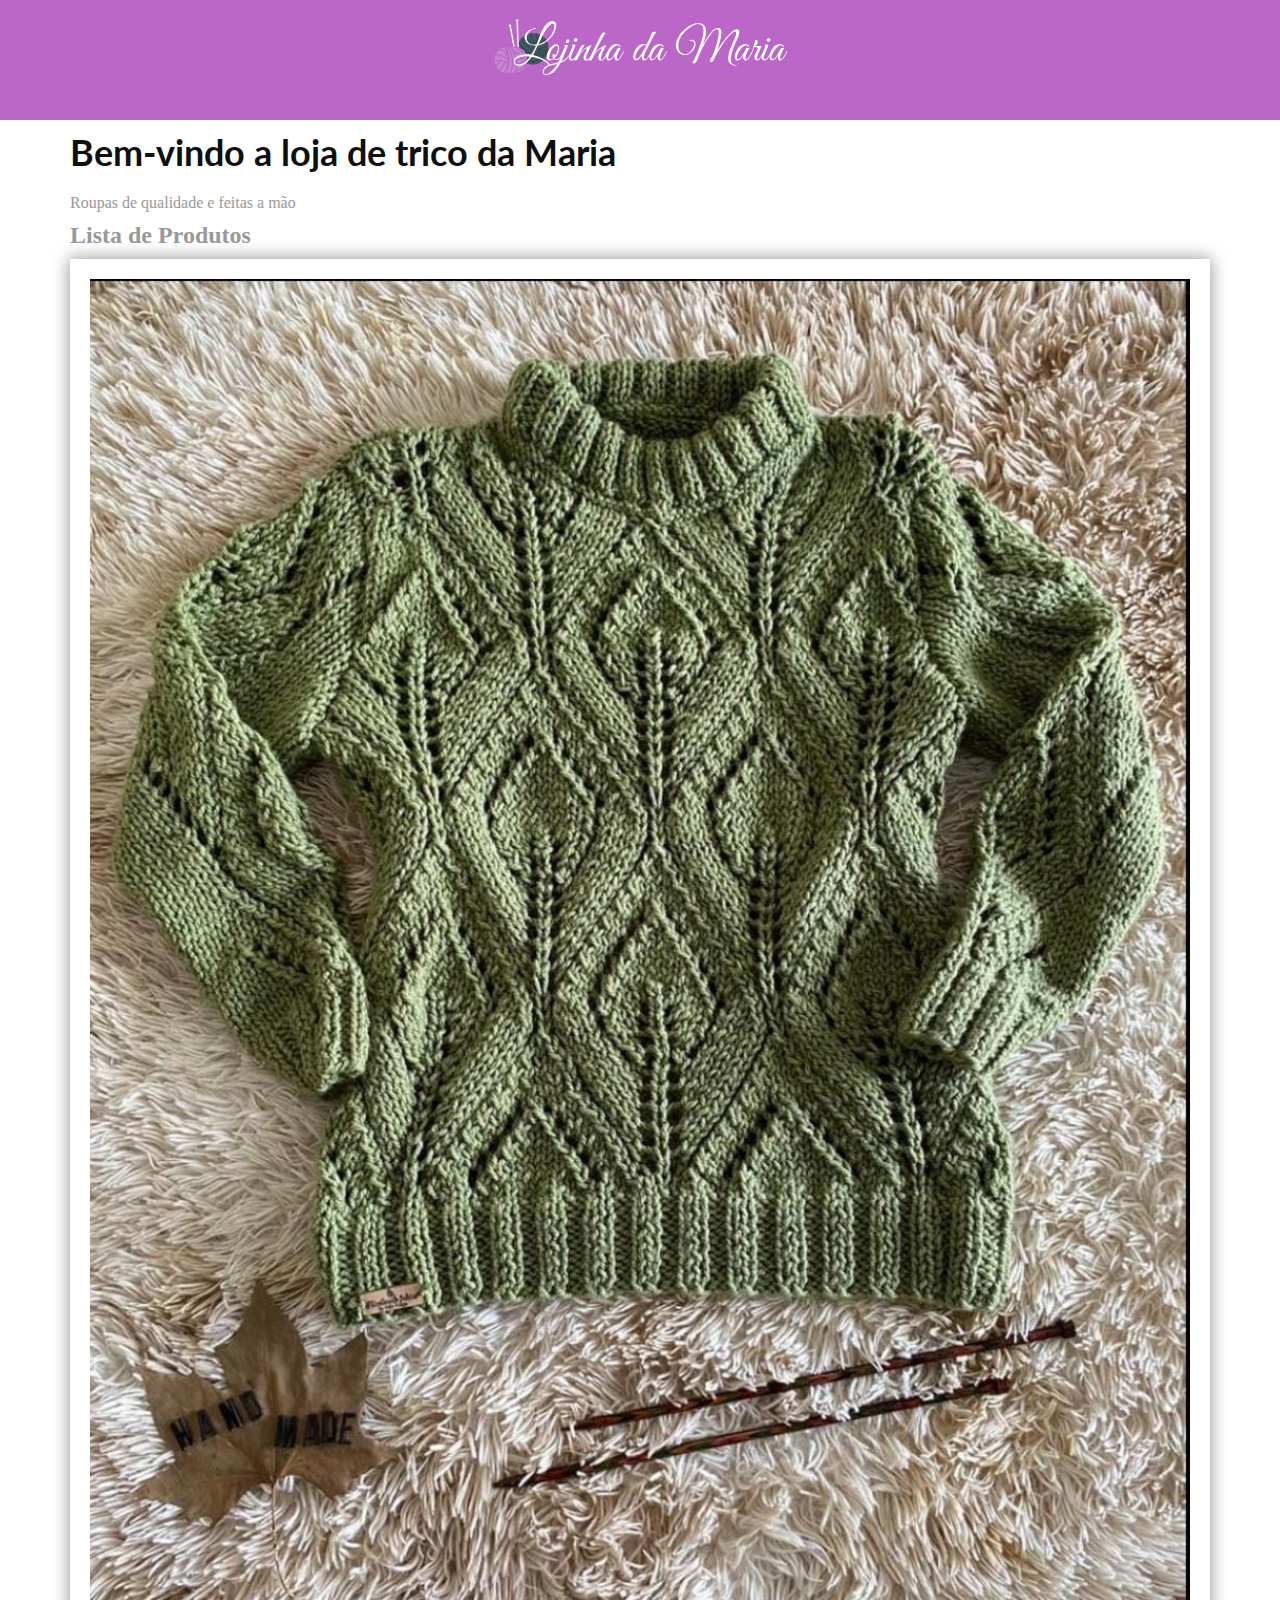
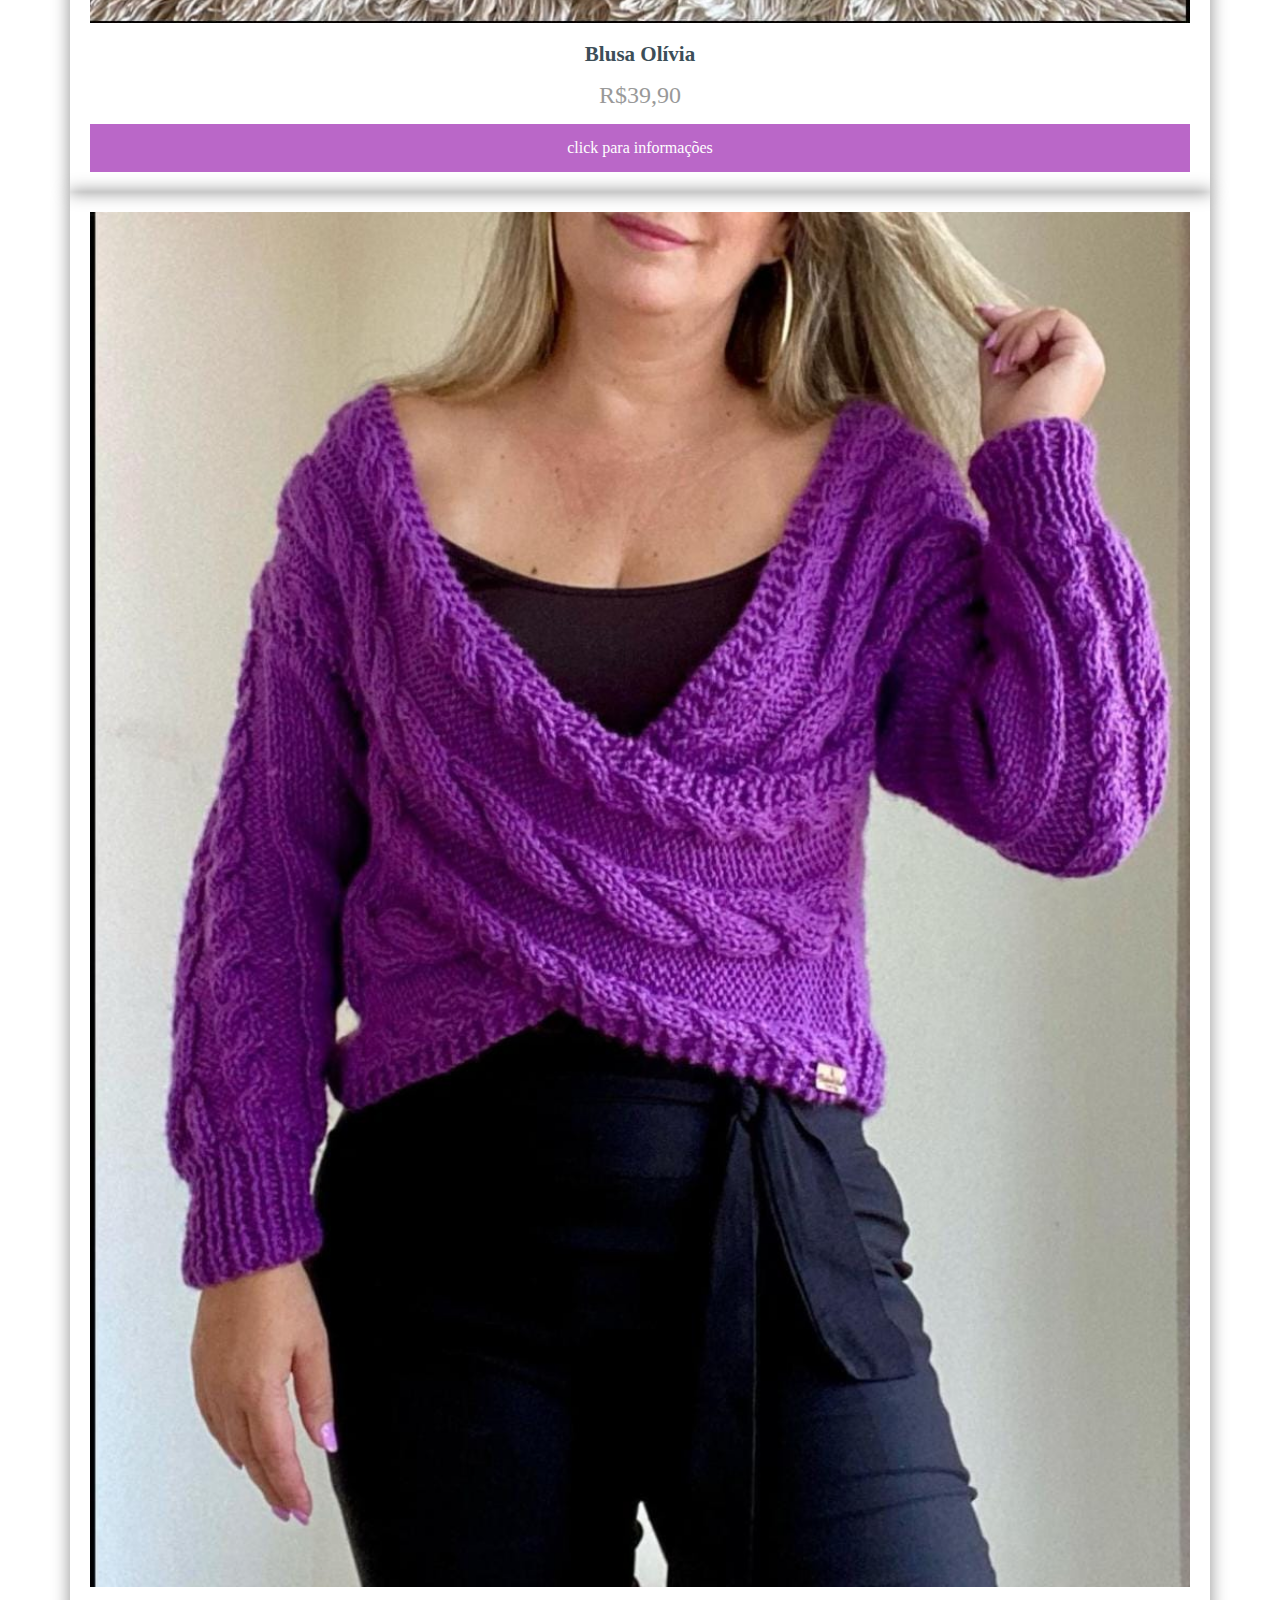
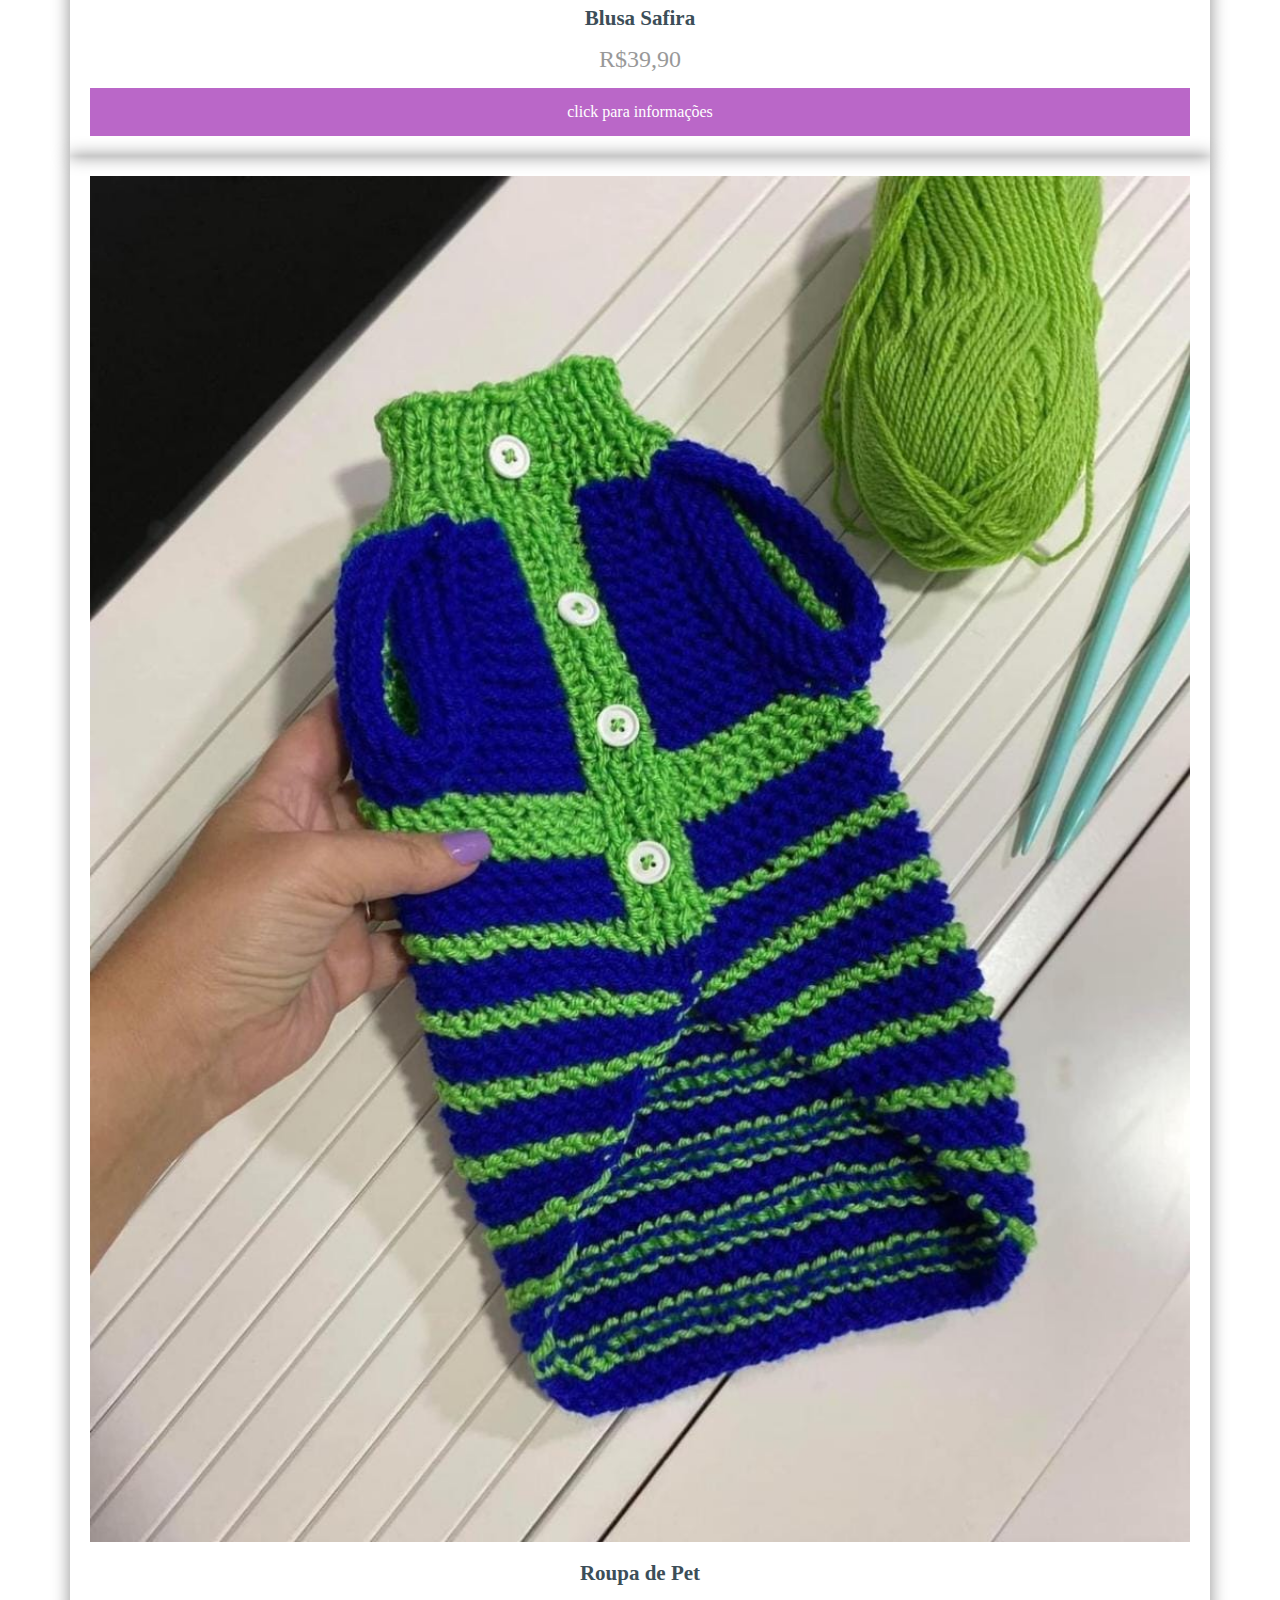
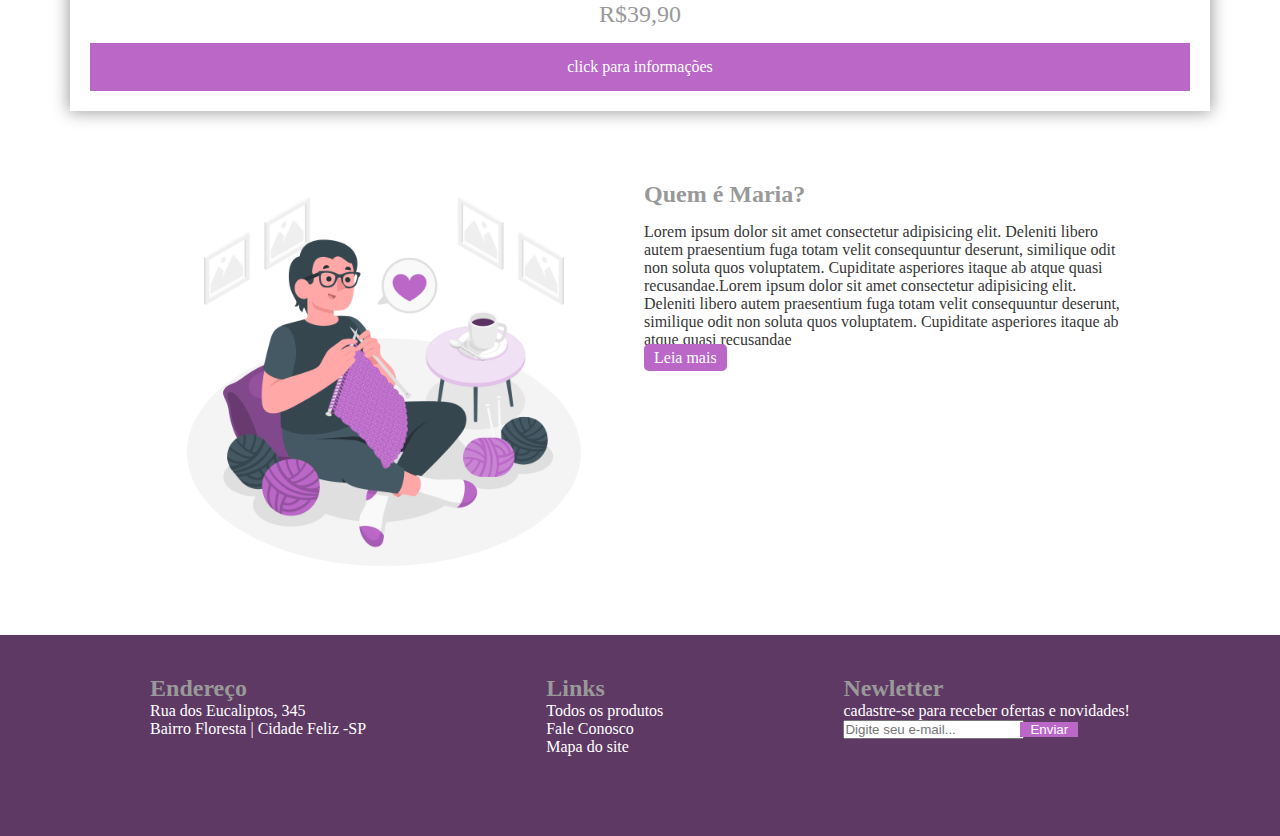
<file: index.html>
<!DOCTYPE html>
<html lang="pt-br">

<head>
    <meta charset="UTF-8">
    <meta name="viewport" content="width=device-width, initial-scale=1.0">
    <link rel="preconnect" href="https://fonts.googleapis.com">
    <link rel="preconnect" href="https://fonts.gstatic.com" crossorigin>
    <link href="https://fonts.googleapis.com/css2?family=Lato:ital,wght@1,100&display=swap" rel="stylesheet">
    <title>Lojinha de trico</title>
    <!--Meu CSS-->
    <link rel="stylesheet" href="./CSS/style.css" />
    <!--Bootstrap CSS-->
    <link rel="stylesheet" href="https://stackpath.bootstrapcdn.com/bootstrap/4.1.3/css/bootstrap.min.css"
        integrity="sha384-MCw98/SFnGE8fJT3GXwEOngsV7Zt27NXFoaoApmYm81iuXoPkFOJwJ8ERdknLPMO" crossorigin="anonymous">
    <!--Bootstrap javascript-->
    <script src="https://code.jquery.com/jquery-3.3.1.slim.min.js"
        integrity="sha384-q8i/X+965DzO0rT7abK41JStQIAqVgRVzpbzo5smXKp4YfRvH+8abtTE1Pi6jizo"
        crossorigin="anonymous"></script>
    <script src="https://cdnjs.cloudflare.com/ajax/libs/popper.js/1.14.3/umd/popper.min.js"
        integrity="sha384-ZMP7rVo3mIykV+2+9J3UJ46jBk0WLaUAdn689aCwoqbBJiSnjAK/l8WvCWPIPm49"
        crossorigin="anonymous"></script>
    <script src="https://stackpath.bootstrapcdn.com/bootstrap/4.1.3/js/bootstrap.min.js"
        integrity="sha384-ChfqqxuZUCnJSK3+MXmPNIyE6ZbWh2IMqE241rYiqJxyMiZ6OW/JmZQ5stwEULTy"
        crossorigin="anonymous"></script>
</head>

<body>
    <header id="cabecalho">
        <div class="container">
            <div class="row">
                <div id="logo" class="col-lg-4 col-sm-12">
                    <a href="index.html">
                    <img src="./IMG/logo-lojinha (1).svg" alt="logo" width="300">
                </a>
                </div>
                <nav id="menu" class="clo-lg-8">
                    <ul>
                        <li><a href="index.html">Home</a></li>
                        <li><a href="#">Quem somos</a></li>
                        <li><a href="#">Produtos</a></li>
                        <li><a href="contato.html">Contatos</a></li>
                    </ul>
                </nav>
            </div>
        </div>

    </header>

    <main id="principal">
        <div class="container">
            <h1>Bem-vindo a loja de trico da Maria</h1>
            <p>Roupas de qualidade e feitas a mão</p>

            <section id="produtos">
                <h2>Lista de Produtos</h2>
                <!--MINHA LISTA-->
                <ul class="row">
                    <li class="col-lg-4 col-sm-12">
                        <div class="produto">
                            <img src="./IMG/blusaolivia.jpg" alt="blusa de trico olivia">
                            <h3>Blusa Olívia</h3>
                            <p class="preco">R$39,90</p>
                            <a class="botao" href="https://api.whatsapp.com/send?phone=5511980852650">click para
                                informações</a>
                        </div>
                    </li>

                    <li class="col-lg-4 col-sm-12">
                        <div class="produto">
                            <img src="./IMG/safira.jpg" alt="blusa de trico safira">
                            <h3>Blusa Safira</h3>
                            <p class="preco">R$39,90</p>
                            <a class="botao" href="https://api.whatsapp.com/send?phone=5511980852650">click para
                                informações</a>
                        </div>
                    </li>

                    <li class="col-lg-4 col-sm-12">
                        <div class="produto">
                            <img src="./IMG/roupapet.jpg" alt="roupa de pet">
                            <h3>Roupa de Pet</h3>
                            <p class="preco">R$39,90</p>
                            <a class="botao" href="https://api.whatsapp.com/send?phone=5511980852650">click para
                                informações</a>
                        </div>
                    </li>
                </ul>
            </section>

            <section id="quem-somos">
                <div id="quem-somos-section">
                    <img src="./IMG/quem-somos.png" alt="Quem somos..." id="quem-somos-img">
                </div>

                <article id="quem-somos-content">
                    <h2>Quem é Maria?</h2>
                    <p id="text-article">Lorem ipsum dolor sit amet consectetur adipisicing elit. Deleniti libero autem
                        praesentium
                        fuga totam velit consequuntur deserunt, similique odit non soluta quos voluptatem. Cupiditate
                        asperiores itaque
                        ab atque quasi recusandae.Lorem ipsum dolor sit amet consectetur adipisicing elit. Deleniti
                        libero autem
                        praesentium fuga totam velit consequuntur deserunt, similique odit non soluta quos voluptatem.
                        Cupiditate
                        asperiores itaque ab atque quasi recusandae</p>
                    <a href="" type="submit" id="btn-more-info">Leia mais</a>
                </article>

            </section>

        </div>
    </main>

    <footer id="rodape">
        <div class="footer-colunas">
            <ul class="colunas">
                <li class="footer-content">
                    <h2>Endereço</h2>
                    <p>Rua dos Eucaliptos, 345<br>
                    <p>Bairro Floresta | Cidade Feliz -SP</p>
                    </p>
                </li>
                <li class="footer-content">
                    <h2>Links</h2>
                    <a class="topicos-footer" href="#">Todos os produtos</a> <br>
                    <a class="topicos-footer" href="contato.html">Fale Conosco</a> <br>
                    <a class="topicos-footer" href="#">Mapa do site</a>
                </li>
                <li class="footer-content">
                    <h2>Newletter</h2>
                    <div class="newletter-info">
                        <label>cadastre-se para receber ofertas e novidades!</label><br>
                        <input type="email" placeholder="Digite seu e-mail...">
                        <button class="btn-footer">Enviar</button>
                    </div>
                </li>
            </ul>
        </div>
    </footer>
</body>

</html>
</file>
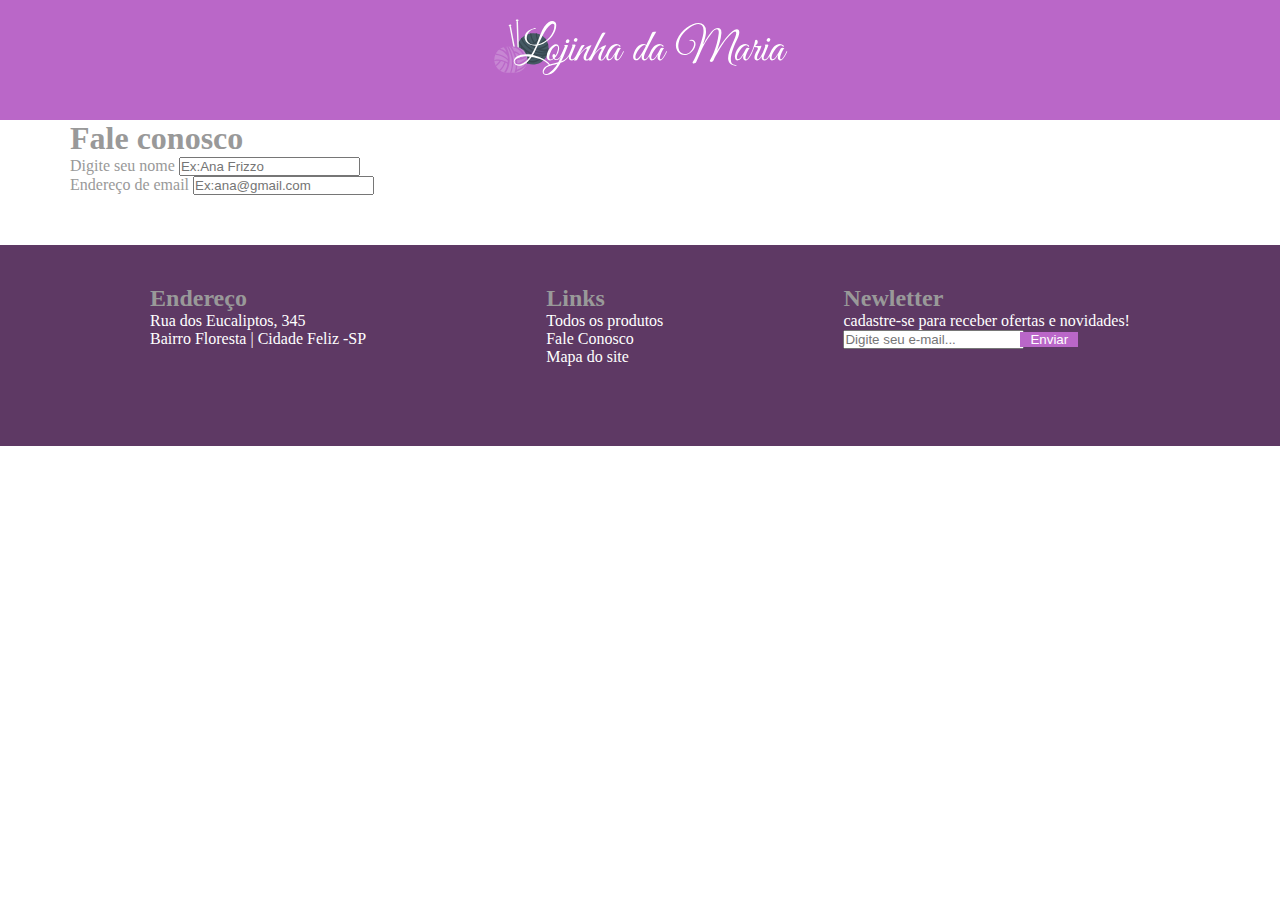
<file: contato.html>
<!DOCTYPE html>
<html lang="pt-br">

<head>
    <meta charset="UTF-8">
    <meta name="viewport" content="width=device-width, initial-scale=1.0">
    <title>Contato</title>
    <!--Meu CSS-->
    <link rel="stylesheet" href="./CSS/style.css" />
    <!--Bootstrap CSS-->
    <link rel="stylesheet" href="https://stackpath.bootstrapcdn.com/bootstrap/4.1.3/css/bootstrap.min.css"
        integrity="sha384-MCw98/SFnGE8fJT3GXwEOngsV7Zt27NXFoaoApmYm81iuXoPkFOJwJ8ERdknLPMO" crossorigin="anonymous">
    <!--Bootstrap javascript-->
    <script src="https://code.jquery.com/jquery-3.3.1.slim.min.js"
        integrity="sha384-q8i/X+965DzO0rT7abK41JStQIAqVgRVzpbzo5smXKp4YfRvH+8abtTE1Pi6jizo"
        crossorigin="anonymous"></script>
    <script src="https://cdnjs.cloudflare.com/ajax/libs/popper.js/1.14.3/umd/popper.min.js"
        integrity="sha384-ZMP7rVo3mIykV+2+9J3UJ46jBk0WLaUAdn689aCwoqbBJiSnjAK/l8WvCWPIPm49"
        crossorigin="anonymous"></script>
    <script src="https://stackpath.bootstrapcdn.com/bootstrap/4.1.3/js/bootstrap.min.js"
        integrity="sha384-ChfqqxuZUCnJSK3+MXmPNIyE6ZbWh2IMqE241rYiqJxyMiZ6OW/JmZQ5stwEULTy"
        crossorigin="anonymous"></script>
</head>

<body>
    <header id="cabecalho">
        <div class="container">
            <div class="row">
                <div id="logo" class="col-lg-4">
                    <a href="index.html">
                        <img src="./IMG/logo-lojinha (1).svg" alt="logo" width="300">
                    </a>
                </div>
                <nav id="menu" class="clo-lg-8">
                    <ul>
                        <li><a href="index.html">Home</a></li>
                        <li><a href="#">Quem somos</a></li>
                        <li><a href="#">Produtos</a></li>
                        <li><a href="contato.html">Contatos</a></li>
                    </ul>
                </nav>
            </div>
        </div>
    </header>

    <div class="container">
        <h1>Fale conosco</h1>
        <form>
            <div class="form-group">
                <label for="nome">Digite seu nome</label>
                <input type="text" class="form-control" placeholder="Ex:Ana Frizzo" required>
            </div>
            <div class="form-group">
                <label for="exampleInputEmail1">Endereço de email</label>
                <input type="email" class="form-control" placeholder="Ex:ana@gmail.com">
            </div>
        </form>




        <!-- colunas são divididas por no máximo 12 -->
        <!-- <div class="container">
            <div class="row">
               <div class="col-sm-12 col-md-6 col-lg4 blue"> 
                    Uma de três colunas
                </div>
                <div class="col-sm-12 col-md-6 col-lg4 red"> 
                    Uma de três colunas
                </div>
                <div class="col-sm-12 col-md-6 col-lg4 green">
                    Uma de três colunas
                </div>
            </div>
        </div> -->
    </div>

    <footer id="rodape">
        <div class="footer-colunas">
            <ul class="colunas">
                <li class="footer-content">
                    <h2>Endereço</h2>
                    <p>Rua dos Eucaliptos, 345<br>
                    <p>Bairro Floresta | Cidade Feliz -SP</p>
                    </p>
                </li>
                <li class="footer-content">
                    <h2>Links</h2>
                    <a class="topicos-footer" href="#">Todos os produtos</a> <br>
                    <a class="topicos-footer" href="contato.html">Fale Conosco</a> <br>
                    <a class="topicos-footer" href="#">Mapa do site</a>
                </li>
                <li class="footer-content">
                    <h2>Newletter</h2>
                    <div class="newletter-info">
                        <label>cadastre-se para receber ofertas e novidades!</label><br>
                        <input type="email" placeholder="Digite seu e-mail...">
                        <button class="btn-footer">Enviar</button>
                    </div>
                </li>
            </ul>
        </div>
    </footer>
</body>



</html>
</file>
<file: CSS/style.css>
* {
    margin: 0;
    padding: 0;
    /* color: green !important; */
    color: #999;
    list-style-type: none;
    text-decoration: none;
}

#principal h1 {
    color: #0f0f0f;
    font-size: 36px;
    font-family: 'Lato', sans-serif;
    padding-top: 10px;
    margin-bottom: 20px;
}

#cabecalho {
    width: 100%;
    height: 120px;
    background-color: #ba67c8;
    text-align: center;
}

#logo img {
    margin-top: 16px;
}

#menu ul {
    display: flex;
    justify-content: end;
    padding-top: 48px;
}

#menu ul li {
    padding-left: 36px;

}

#menu ul li a {
    color: #fff;
    height: 24px;
    padding-bottom: 4px;
}

.container {
    width: 1140px;
    margin: auto;
}

#produtos h2 {
    margin-top: 10px;
    margin-bottom: 10px;
}

#principal h3,
#principal p,
#principal a {
    margin-top: 15px;
}

#listadeprodutos {
    display: flex;
    margin: auto;
}

.produto {
    -webkit-box-shadow: 0px 0px 16px 1px rgba(0, 0, 0, 0.4);
    -moz-box-shadow: 0px 0px 16px 1px rgba(0, 0, 0, 0.4);
    box-shadow: 0px 0px 16px 1px rgba(0, 0, 0, 0, 04);
    padding: 20px;
    text-align: center;
}

.produto h3 {
    font-size: 21px;
    margin-top: 15px;
    color: #3c4e58;
}

.preco {
    font-size: 1.5rem;
}

.botao {
    display: flex;
    margin-top: 20px;
    width: calc(100px-30px);
    background-color: #ba67c8;
    padding: 15px;
    justify-content: center;
    color: white;
}

.botao:hover {
    color: #fff;
    background-color: #5e3964;
    text-decoration: none;
    transition: background-color 1s;
}

#listadeprodutos {
    display: flex;
    margin: auto;
}

.produto img {
    width: 100%;
}

#quem-somos {
    display: flex;
    margin-top: 70px;
    width: 1140px;
    margin-left: 10%;
    margin-right: 10%;
}

#quem-somos-img {
    width: 400px;
    height: 400px;
    margin-right: 20px;

}

#quem-somos-section {
    margin-right: 40px;
}

#text-article {
    width: 70%;
    color: #363636;
}

#btn-more-info {
    background-color: #ba67c8;
    color: white;
    padding: 5px 10px;
    border-radius: 5px;
}

footer {
    background-color: #5e3964;
    margin-top: 50px;
    padding-top: 10px;
    padding-bottom: 80px;
}

.colunas {
    display: flex;
    justify-content: space-around;
    margin: 0px 60px;
    padding-top: 30px;
    color: #fff;
}

.footer-content,
.footer-content p,
.footer-content label {
    color: #fff;
}

.topicos-footer {
    color: #fff;
}

.btn-footer {
    margin: -8px;
    padding: 0px 10px;
    border: none;
    background-color: #ba67c8;
    color: #fff;
}

@media(max-width: 768px) {
    #principal h1 {
        font-size: 32px;
        text-align: center;
        line-height: 48px;
        padding-left: 20px;
        padding-right: 20px;
    }

    #logo img {
        width: 250px;
    }

    #principal p {
        text-align: center;
    }

    #menu {
        background-color: #5e3964;
    }

    #menu ul {
        justify-content: space-between;
    }

    #menu ul li {}
}
</file>
